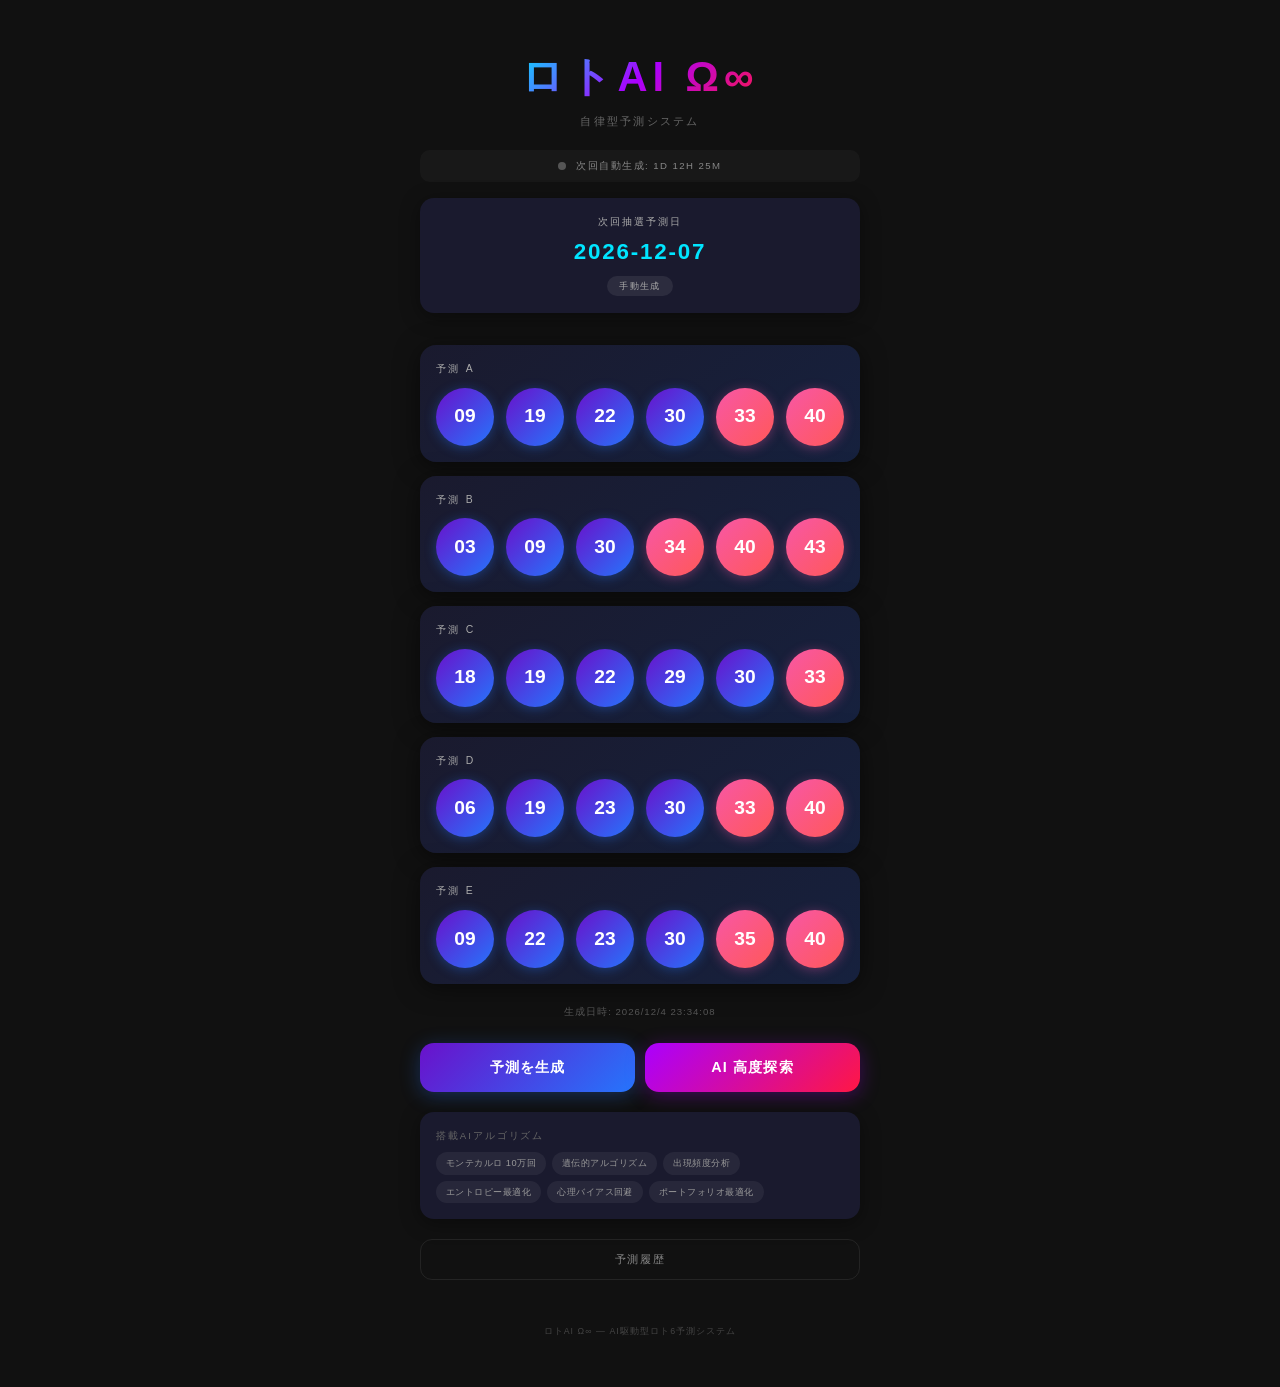
<file: loto-ai/index.html>
<!DOCTYPE html>
<html lang="ja">
<head>
<meta charset="UTF-8">
<meta name="viewport" content="width=device-width, initial-scale=1.0">
<title>ロトAI Ω∞ AUTONOMOUS</title>
<style>
*, *::before, *::after { margin: 0; padding: 0; box-sizing: border-box; }
body { background: #111; color: #fff; font-family: -apple-system, BlinkMacSystemFont, 'Segoe UI', 'Hiragino Sans', sans-serif; min-height: 100vh; display: flex; flex-direction: column; align-items: center; padding: 16px 16px 32px; line-height: 1.6; -webkit-font-smoothing: antialiased; }
h1 { font-size: 2.2rem; letter-spacing: 0.12em; text-align: center; margin: 20px 0 2px; background: linear-gradient(135deg, #00e5ff, #aa00ff, #ff1744); -webkit-background-clip: text; -webkit-text-fill-color: transparent; background-clip: text; }
.subtitle { font-size: 0.7rem; color: #666; text-align: center; margin-bottom: 20px; letter-spacing: 0.2em; text-transform: uppercase; }
.scheduler-bar { width: 100%; max-width: 440px; display: flex; align-items: center; justify-content: center; gap: 6px; padding: 8px 16px; margin-bottom: 16px; background: rgba(255,255,255,0.03); border-radius: 10px; font-size: 0.6rem; letter-spacing: 0.15em; color: #888; text-transform: uppercase; }
.sched-dot { display: inline-block; width: 8px; height: 8px; border-radius: 50%; margin-right: 4px; }
.sched-dot.active { background: #00e676; box-shadow: 0 0 8px rgba(0,230,118,0.6); }
.sched-dot.pending { background: #ffab00; animation: pulse 1s infinite; }
.sched-dot.waiting { background: #555; }
@keyframes pulse { 0%,100%{opacity:1} 50%{opacity:0.3} }
.date-card { background: #1a1a2e; border-radius: 14px; padding: 16px 24px; text-align: center; margin-bottom: 12px; box-shadow: 0 4px 20px rgba(0,0,0,0.4); width: 100%; max-width: 440px; }
.date-label { font-size: 0.65rem; color: #aaa; letter-spacing: 0.2em; text-transform: uppercase; margin-bottom: 4px; }
.date-value { font-size: 1.4rem; font-weight: 700; letter-spacing: 0.08em; color: #00e5ff; }
.gen-mode { display: inline-block; font-size: 0.55rem; letter-spacing: 0.15em; padding: 3px 12px; border-radius: 20px; margin-top: 6px; text-transform: uppercase; }
.gen-mode.manual { background: rgba(255,255,255,0.08); color: #aaa; }
.gen-mode.auto { background: rgba(0,230,118,0.15); color: #00e676; }
.gen-mode.deep { background: rgba(170,0,255,0.15); color: #d500f9; }
.predictions { width: 100%; max-width: 440px; display: flex; flex-direction: column; gap: 14px; margin: 20px 0; }
.pred-card { background: linear-gradient(145deg, #1a1a2e, #16213e); border-radius: 16px; padding: 16px; box-shadow: 0 4px 24px rgba(0,0,0,0.5); opacity: 0; transform: translateY(20px); animation: fadeUp 0.5s forwards; }
.pred-card:nth-child(1){animation-delay:.05s} .pred-card:nth-child(2){animation-delay:.12s} .pred-card:nth-child(3){animation-delay:.19s} .pred-card:nth-child(4){animation-delay:.26s} .pred-card:nth-child(5){animation-delay:.33s}
@keyframes fadeUp { to { opacity: 1; transform: translateY(0); } }
.pred-label { font-size: 0.65rem; color: #aaa; letter-spacing: 0.22em; margin-bottom: 10px; text-transform: uppercase; }
.numbers { display: grid; grid-template-columns: repeat(6, 1fr); gap: 8px; }
.num-ball { aspect-ratio: 1; border-radius: 50%; display: flex; align-items: center; justify-content: center; font-size: 1.05rem; font-weight: 700; color: #fff; background: linear-gradient(135deg, #6a11cb, #2575fc); box-shadow: 0 2px 12px rgba(37,117,252,0.35); transition: transform 0.2s ease; }
.num-ball:hover { transform: scale(1.15); }
.num-ball.high { background: linear-gradient(135deg, #f857a6, #ff5858); box-shadow: 0 2px 12px rgba(248,87,166,0.35); }
.btn-row { width: 100%; max-width: 440px; display: flex; gap: 10px; margin-bottom: 20px; }
.btn-generate { flex: 1; padding: 15px 20px; border: none; border-radius: 14px; font-size: 0.9rem; font-weight: 700; letter-spacing: 0.08em; color: #fff; background: linear-gradient(135deg, #6a11cb, #2575fc); cursor: pointer; box-shadow: 0 4px 20px rgba(37,117,252,0.3); transition: transform 0.15s, box-shadow 0.15s; -webkit-tap-highlight-color: transparent; }
.btn-generate:active { transform: scale(0.97); box-shadow: 0 2px 10px rgba(37,117,252,0.2); }
.btn-deep { flex: 1; padding: 15px 20px; border: none; border-radius: 14px; font-size: 0.9rem; font-weight: 700; letter-spacing: 0.08em; color: #fff; background: linear-gradient(135deg, #aa00ff, #ff1744); cursor: pointer; box-shadow: 0 4px 20px rgba(170,0,255,0.3); transition: transform 0.15s, box-shadow 0.15s; -webkit-tap-highlight-color: transparent; }
.btn-deep:active { transform: scale(0.97); box-shadow: 0 2px 10px rgba(170,0,255,0.2); }
.gen-timestamp { width: 100%; max-width: 440px; text-align: center; font-size: 0.6rem; color: #555; letter-spacing: 0.1em; margin-bottom: 24px; }
.algo-info { width: 100%; max-width: 440px; background: #1a1a2e; border-radius: 14px; padding: 16px; margin-bottom: 20px; box-shadow: 0 4px 20px rgba(0,0,0,0.4); }
.algo-title { font-size: 0.6rem; color: #666; letter-spacing: 0.2em; text-transform: uppercase; margin-bottom: 8px; }
.algo-list { display: flex; flex-wrap: wrap; gap: 6px; }
.algo-tag { font-size: 0.58rem; padding: 4px 10px; border-radius: 20px; background: rgba(255,255,255,0.06); color: #999; letter-spacing: 0.05em; }
.history-section { width: 100%; max-width: 440px; margin-bottom: 24px; }
.history-toggle { width: 100%; padding: 12px; border: 1px solid rgba(255,255,255,0.08); border-radius: 12px; background: transparent; color: #888; font-size: 0.7rem; letter-spacing: 0.15em; text-transform: uppercase; cursor: pointer; -webkit-tap-highlight-color: transparent; transition: color 0.2s; }
.history-toggle:hover { color: #ccc; }
.history-panel { margin-top: 12px; display: none; }
.history-panel.open { display: block; }
.hist-empty { text-align: center; color: #555; font-size: 0.75rem; padding: 20px; }
.hist-entry { background: rgba(255,255,255,0.03); border-radius: 12px; padding: 12px; margin-bottom: 10px; }
.hist-meta { display: flex; justify-content: space-between; align-items: center; margin-bottom: 8px; }
.hist-date { font-size: 0.75rem; color: #00e5ff; font-weight: 600; }
.hist-mode { font-size: 0.55rem; padding: 2px 8px; border-radius: 10px; letter-spacing: 0.1em; }
.hist-mode.manual { background: rgba(255,255,255,0.08); color: #aaa; }
.hist-mode.auto { background: rgba(0,230,118,0.15); color: #00e676; }
.hist-mode.deep { background: rgba(170,0,255,0.15); color: #d500f9; }
.hist-set { display: flex; align-items: center; gap: 6px; margin-bottom: 4px; }
.hist-label { font-size: 0.6rem; color: #666; width: 14px; text-align: center; }
.hist-num { font-size: 0.7rem; color: #ccc; background: rgba(255,255,255,0.06); padding: 2px 6px; border-radius: 6px; font-weight: 600; font-variant-numeric: tabular-nums; }
footer { margin-top: auto; padding: 20px 0 8px; text-align: center; font-size: 0.55rem; color: #444; letter-spacing: 0.12em; }
.loading-overlay { display: none; position: fixed; inset: 0; background: rgba(17,17,17,0.85); z-index: 100; align-items: center; justify-content: center; flex-direction: column; gap: 16px; }
.loading-overlay.active { display: flex; }
.loading-spinner { width: 40px; height: 40px; border: 3px solid rgba(255,255,255,0.1); border-top-color: #aa00ff; border-radius: 50%; animation: spin 0.8s linear infinite; }
@keyframes spin { to { transform: rotate(360deg); } }
.loading-text { font-size: 0.75rem; color: #aaa; letter-spacing: 0.15em; text-transform: uppercase; }
@media (max-width: 380px) { h1{font-size:1.8rem} .num-ball{font-size:0.9rem} .numbers{gap:6px} .btn-row{flex-direction:column} }
@media (min-width: 600px) { body{padding:24px 24px 40px} h1{font-size:2.6rem} .num-ball{font-size:1.2rem} .numbers{gap:12px} }
</style>
</head>
<body>

<h1>ロトAI Ω∞</h1>
<p class="subtitle">自律型予測システム</p>

<div class="scheduler-bar" id="schedulerStatus">
  <span class="sched-dot waiting"></span> 初期化中...
</div>

<div class="date-card">
  <div class="date-label">次回抽選予測日</div>
  <div class="date-value" id="targetDate">----------</div>
  <div class="gen-mode manual" id="genMode">準備完了</div>
</div>

<div class="predictions" id="predictions"></div>

<div class="gen-timestamp" id="genTimestamp"></div>

<div class="btn-row">
  <button class="btn-generate" id="btnGenerate">予測を生成</button>
  <button class="btn-deep" id="btnDeep">AI 高度探索</button>
</div>

<div class="algo-info">
  <div class="algo-title">搭載AIアルゴリズム</div>
  <div class="algo-list">
    <span class="algo-tag">モンテカルロ 10万回</span>
    <span class="algo-tag">遺伝的アルゴリズム</span>
    <span class="algo-tag">出現頻度分析</span>
    <span class="algo-tag">エントロピー最適化</span>
    <span class="algo-tag">心理バイアス回避</span>
    <span class="algo-tag">ポートフォリオ最適化</span>
  </div>
</div>

<div class="history-section">
  <button class="history-toggle" id="historyToggle">予測履歴</button>
  <div class="history-panel" id="historyPanel"></div>
</div>

<footer>ロトAI Ω∞ &mdash; AI駆動型ロト6予測システム</footer>

<div class="loading-overlay" id="loadingOverlay">
  <div class="loading-spinner"></div>
  <div class="loading-text">AI探索中...</div>
</div>

<script>
/* ================================================================
   AI ENGINE — Core prediction algorithms for Loto6 (1-43, pick 6)
   ================================================================ */
var AIEngine=(function(){"use strict";
var TOTAL=43,PICK=6,IDEAL_SUM=132;
function randomInt(a,b){return Math.floor(Math.random()*(b-a+1))+a}
function randomSet(){var s=[];while(s.length<PICK){var n=randomInt(1,TOTAL);if(s.indexOf(n)===-1)s.push(n)}s.sort(function(a,b){return a-b});return s}
function setSum(n){var s=0;for(var i=0;i<n.length;i++)s+=n[i];return s}
function entropy(n){var sum=setSum(n);if(sum===0)return 0;var e=0;for(var i=0;i<n.length;i++){var p=n[i]/sum;if(p>0)e-=p*Math.log2(p)}return e}
function oddEvenBalance(n){var c=0;for(var i=0;i<n.length;i++)if(n[i]%2===1)c++;return 1-Math.abs(c-3)/3}
function sumBalance(n){return 1-Math.abs(setSum(n)-IDEAL_SUM)/IDEAL_SUM}
function spreadScore(n){var g=[];for(var i=1;i<n.length;i++)g.push(n[i]-n[i-1]);var avg=(n[n.length-1]-n[0])/(n.length-1);var d=0;for(var i=0;i<g.length;i++)d+=Math.abs(g[i]-avg);return 1/(1+d/n.length)}
function overlap(a,b){var c=0;for(var i=0;i<a.length;i++)if(b.indexOf(a[i])!==-1)c++;return c}
function fitness(s,freq){var fs=0;if(freq){for(var i=0;i<s.length;i++)fs+=(freq[s[i]]||0)}return fs*0.25+entropy(s)*2.0+oddEvenBalance(s)*1.5+sumBalance(s)*1.2+spreadScore(s)*1.0}
function buildFrequency(history){var freq=new Array(TOTAL+1).fill(0);if(history&&history.length>0){for(var r=0;r<history.length;r++){var nums=history[r];for(var k=0;k<nums.length;k++)freq[nums[k]]++}}else{var seed=Date.now()%999999;for(var r2=0;r2<500;r2++){var drawn=[];while(drawn.length<PICK){seed=(seed*1103515245+12345)&0x7fffffff;var n=(seed%TOTAL)+1;if(drawn.indexOf(n)===-1)drawn.push(n)}for(var k2=0;k2<drawn.length;k2++)freq[drawn[k2]]++}}return freq}
function monteCarlo(freq,iter){iter=iter||100000;var best=null,bs=-Infinity;for(var i=0;i<iter;i++){var s=randomSet();var sc=fitness(s,freq);if(sc>bs){bs=sc;best=s}}return{set:best,score:bs}}
function geneticAlgorithm(freq,opt){var PS=(opt&&opt.popSize)||100,GN=(opt&&opt.generations)||80,MR=(opt&&opt.mutRate)||0.15,EL=Math.max(4,Math.floor(PS*0.1)),TN=5;var pop=[];for(var i=0;i<PS;i++)pop.push(randomSet());function ts(){var b=null,bf=-Infinity;for(var t=0;t<TN;t++){var idx=randomInt(0,pop.length-1);var f=fitness(pop[idx],freq);if(f>bf){bf=f;b=pop[idx]}}return b}function cx(p1,p2){var pool=[];for(var k=0;k<p1.length;k++)if(pool.indexOf(p1[k])===-1)pool.push(p1[k]);for(var k2=0;k2<p2.length;k2++)if(pool.indexOf(p2[k2])===-1)pool.push(p2[k2]);for(var k3=pool.length-1;k3>0;k3--){var j=randomInt(0,k3);var t=pool[k3];pool[k3]=pool[j];pool[j]=t}var c=pool.slice(0,PICK);c.sort(function(a,b){return a-b});return c}function mt(s){if(Math.random()>=MR)return s;var c=s.slice();var idx=randomInt(0,PICK-1);var nn;do{nn=randomInt(1,TOTAL)}while(c.indexOf(nn)!==-1);c[idx]=nn;c.sort(function(a,b){return a-b});return c}for(var g=0;g<GN;g++){pop.sort(function(a,b){return fitness(b,freq)-fitness(a,freq)});var next=pop.slice(0,EL);while(next.length<PS){var p1=ts(),p2=ts();next.push(mt(cx(p1,p2)))}pop=next}pop.sort(function(a,b){return fitness(b,freq)-fitness(a,freq)});return{set:pop[0],score:fitness(pop[0],freq)}}
function entropyOptimized(freq,iter){iter=iter||50000;var best=null,be=-Infinity;for(var i=0;i<iter;i++){var s=randomSet();var sc=entropy(s)*3+spreadScore(s)*2+oddEvenBalance(s)*1.5+sumBalance(s);if(sc>be){be=sc;best=s}}return{set:best,score:be}}
function humanBiasSet(freq){var bs=null,bsc=-Infinity;for(var a=0;a<10000;a++){var s=[];while(s.length<2){var h=randomInt(32,TOTAL);if(s.indexOf(h)===-1)s.push(h)}while(s.length<PICK){var n=randomInt(1,TOTAL);if(s.indexOf(n)===-1){var lc=0;for(var k=0;k<s.length;k++)if(s[k]<=31)lc++;if(n<=31&&lc>=4)continue;s.push(n)}}s.sort(function(a,b){return a-b});var sc=fitness(s,freq);if(sc>bsc){bsc=sc;bs=s}}return{set:bs,score:bsc}}
function generatePortfolio(freq,deep){var cands=[];cands.push(monteCarlo(freq,deep?100000:50000));cands.push(geneticAlgorithm(freq,deep?{popSize:150,generations:120}:undefined));cands.push(entropyOptimized(freq,deep?50000:20000));cands.push(humanBiasSet(freq));for(var x=0;x<20;x++){if(x%3===0)cands.push(monteCarlo(freq,deep?30000:10000));else if(x%3===1)cands.push(geneticAlgorithm(freq));else cands.push(entropyOptimized(freq,10000))}var port=[],used=[];cands.sort(function(a,b){return b.score-a.score});port.push(cands[0].set);used.push(0);while(port.length<5){var bi=-1,bp=-Infinity;for(var i=0;i<cands.length;i++){if(used.indexOf(i)!==-1)continue;var op=0;for(var p=0;p<port.length;p++)op+=overlap(cands[i].set,port[p])*4;var ps=cands[i].score-op;if(ps>bp){bp=ps;bi=i}}if(bi>=0){port.push(cands[bi].set);used.push(bi)}else{port.push(randomSet())}}return port}
function deepSearch(freq){return generatePortfolio(freq,true)}
return{TOTAL:TOTAL,PICK:PICK,buildFrequency:buildFrequency,monteCarlo:monteCarlo,geneticAlgorithm:geneticAlgorithm,entropyOptimized:entropyOptimized,humanBiasSet:humanBiasSet,generatePortfolio:generatePortfolio,deepSearch:deepSearch,fitness:fitness,randomSet:randomSet}})();

/* ================================================================
   SCHEDULER — Auto-triggers predictions day before draw at 12:00
   ================================================================ */
var Scheduler=(function(){"use strict";
var AUTO_HOUR=12,AUTO_MINUTE=0,DRAW_DAYS=[1,4],TRIGGER_DAYS=[0,3],CHECK_INTERVAL=60000,LAST_AUTO_KEY="lotoai_last_auto";
var _timerId=null,_onAuto=null,_statusEl=null;
function getNextDrawDate(){var now=new Date();var today=new Date(now.getFullYear(),now.getMonth(),now.getDate());for(var d=1;d<=7;d++){var c=new Date(today.getTime()+d*86400000);if(DRAW_DAYS.indexOf(c.getDay())!==-1)return c}return today}
function formatDate(d){return d.getFullYear()+"-"+String(d.getMonth()+1).padStart(2,"0")+"-"+String(d.getDate()).padStart(2,"0")}
function getTodayKey(){return formatDate(new Date())}
function shouldAutoGenerate(){var now=new Date();if(TRIGGER_DAYS.indexOf(now.getDay())===-1)return false;if(now.getHours()<AUTO_HOUR)return false;if(now.getHours()===AUTO_HOUR&&now.getMinutes()<AUTO_MINUTE)return false;try{if(localStorage.getItem(LAST_AUTO_KEY)===getTodayKey())return false}catch(e){}return true}
function markAutoGenerated(){try{localStorage.setItem(LAST_AUTO_KEY,getTodayKey())}catch(e){}}
function getNextAutoTime(){var now=new Date();var today=new Date(now.getFullYear(),now.getMonth(),now.getDate());for(var d=0;d<=7;d++){var c=new Date(today.getTime()+d*86400000);if(TRIGGER_DAYS.indexOf(c.getDay())!==-1){var tt=new Date(c);tt.setHours(AUTO_HOUR,AUTO_MINUTE,0,0);if(tt>now)return tt}}return null}
function getCountdown(){var next=getNextAutoTime();if(!next)return null;var diff=next.getTime()-Date.now();if(diff<=0)return null;var h=Math.floor(diff/3600000),m=Math.floor((diff%3600000)/60000);if(h>=24){var d=Math.floor(h/24);h=h%24;return d+"d "+h+"h "+m+"m"}return h+"h "+m+"m"}
function updateStatus(){if(!_statusEl)_statusEl=document.getElementById("schedulerStatus");if(!_statusEl)return;var now=new Date();var isTD=TRIGGER_DAYS.indexOf(now.getDay())!==-1;var already=false;try{already=localStorage.getItem(LAST_AUTO_KEY)===getTodayKey()}catch(e){}var html="";if(isTD&&already){html='<span class="sched-dot active"></span> 自動予測 完了'}else if(isTD&&now.getHours()>=AUTO_HOUR){html='<span class="sched-dot pending"></span> 自動生成 待機中...'}else{var cd=getCountdown();html=cd?'<span class="sched-dot waiting"></span> 次回自動生成: '+cd:'<span class="sched-dot waiting"></span> スケジューラー稼働中'}_statusEl.innerHTML=html}
function checkAndTrigger(){updateStatus();if(shouldAutoGenerate()){markAutoGenerated();if(typeof _onAuto==="function")_onAuto()}}
function start(cb){_onAuto=cb;checkAndTrigger();_timerId=setInterval(checkAndTrigger,CHECK_INTERVAL)}
function stop(){if(_timerId){clearInterval(_timerId);_timerId=null}}
return{getNextDrawDate:getNextDrawDate,formatDate:formatDate,shouldAutoGenerate:shouldAutoGenerate,getCountdown:getCountdown,start:start,stop:stop,updateStatus:updateStatus}})();

/* ================================================================
   AI ORCHESTRATOR — Coordinates Engine + Scheduler + History + UI
   ================================================================ */
var LotoAI=(function(){"use strict";
var LABELS=["A","B","C","D","E"],STORAGE_KEY="lotoai_history";
function loadHistory(){try{var r=localStorage.getItem(STORAGE_KEY);if(r)return JSON.parse(r)}catch(e){}return{predictions:[],metadata:{version:"1.0.0",system:"ロトAI Ω∞ AUTONOMOUS"}}}
function saveHistory(h){try{localStorage.setItem(STORAGE_KEY,JSON.stringify(h))}catch(e){}}
function addPrediction(td,sets,mode){var h=loadHistory();h.predictions.unshift({id:Date.now(),targetDate:td,generatedAt:new Date().toISOString(),mode:mode||"manual",sets:sets});if(h.predictions.length>200)h.predictions=h.predictions.slice(0,200);saveHistory(h);return h}
function generate(mode){var freq=AIEngine.buildFrequency(null);var port=mode==="deep"?AIEngine.deepSearch(freq):AIEngine.generatePortfolio(freq,false);var td=Scheduler.formatDate(Scheduler.getNextDrawDate());addPrediction(td,port,mode||"manual");return{targetDate:td,sets:port,mode:mode||"manual",timestamp:new Date().toISOString()}}
function renderPredictions(r){var de=document.getElementById("targetDate");if(de)de.textContent=r.targetDate;var me=document.getElementById("genMode");if(me){if(r.mode==="deep"){me.textContent="AI高度探索";me.className="gen-mode deep"}else if(r.mode==="auto"){me.textContent="自動生成";me.className="gen-mode auto"}else{me.textContent="手動生成";me.className="gen-mode manual"}}var c=document.getElementById("predictions");if(!c)return;c.innerHTML="";for(var i=0;i<r.sets.length;i++){var card=document.createElement("div");card.className="pred-card";card.style.animation="none";void card.offsetHeight;card.style.animation="";var lb=document.createElement("div");lb.className="pred-label";lb.textContent="予測 "+LABELS[i];card.appendChild(lb);var gr=document.createElement("div");gr.className="numbers";for(var j=0;j<r.sets[i].length;j++){var b=document.createElement("div");b.className="num-ball";if(r.sets[i][j]>=32)b.classList.add("high");b.textContent=String(r.sets[i][j]).padStart(2,"0");gr.appendChild(b)}card.appendChild(gr);c.appendChild(card)}var ts=document.getElementById("genTimestamp");if(ts)ts.textContent="生成日時: "+new Date().toLocaleString("ja-JP")}
function renderHistory(){var hp=document.getElementById("historyPanel");if(!hp)return;var h=loadHistory();if(h.predictions.length===0){hp.innerHTML='<div class="hist-empty">予測履歴はまだありません</div>';return}var html="",lim=Math.min(h.predictions.length,10);for(var i=0;i<lim;i++){var p=h.predictions[i];html+='<div class="hist-entry"><div class="hist-meta"><span class="hist-date">'+p.targetDate+'</span><span class="hist-mode '+(p.mode||"manual")+'">'+(p.mode||"manual").toUpperCase()+'</span></div>';for(var s=0;s<p.sets.length;s++){html+='<div class="hist-set"><span class="hist-label">'+LABELS[s]+'</span>';for(var n=0;n<p.sets[s].length;n++)html+='<span class="hist-num">'+String(p.sets[s][n]).padStart(2,"0")+'</span>';html+='</div>'}html+='</div>'}hp.innerHTML=html}
return{generate:generate,renderPredictions:renderPredictions,renderHistory:renderHistory,loadHistory:loadHistory,LABELS:LABELS}})();

/* ================================================================
   INIT
   ================================================================ */
(function(){"use strict";
document.getElementById("targetDate").textContent=Scheduler.formatDate(Scheduler.getNextDrawDate());
document.getElementById("btnGenerate").addEventListener("click",function(){LotoAI.renderPredictions(LotoAI.generate("manual"))});
document.getElementById("btnDeep").addEventListener("click",function(){var ov=document.getElementById("loadingOverlay");ov.classList.add("active");setTimeout(function(){LotoAI.renderPredictions(LotoAI.generate("deep"));ov.classList.remove("active")},100)});
document.getElementById("historyToggle").addEventListener("click",function(){var p=document.getElementById("historyPanel");p.classList.toggle("open");if(p.classList.contains("open"))LotoAI.renderHistory()});
Scheduler.start(function(){LotoAI.renderPredictions(LotoAI.generate("auto"))});
LotoAI.renderPredictions(LotoAI.generate("manual"));
})();
</script>
</body>
</html>
</file>
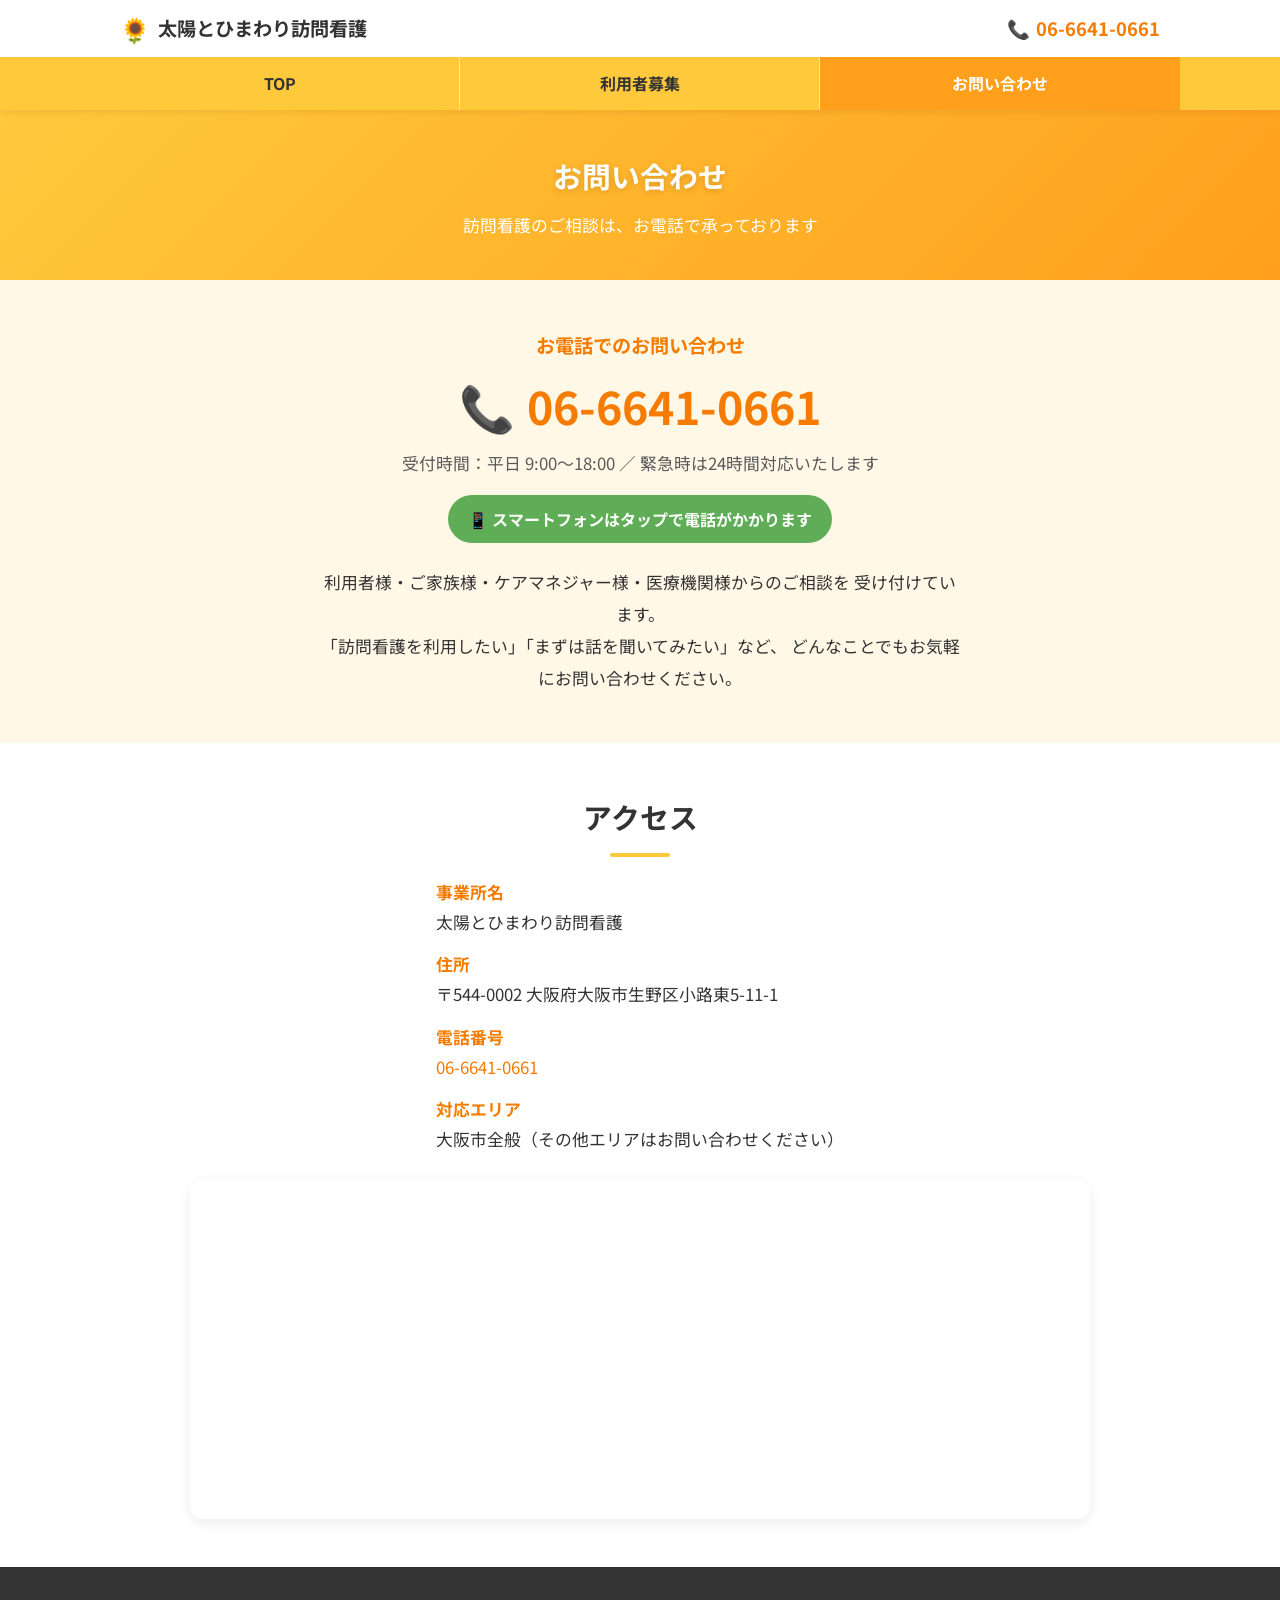
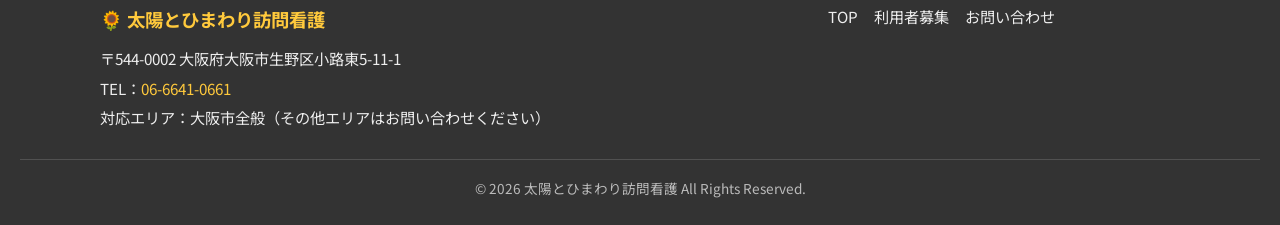
<file: contact.html>
<!DOCTYPE html>
<html lang="ja">
<head>
  <meta charset="UTF-8">
  <meta name="viewport" content="width=device-width, initial-scale=1.0">
  <title>お問い合わせ | 太陽とひまわり訪問看護（大阪市 訪問看護・生野区）</title>
  <meta name="description" content="大阪市生野区の訪問看護「太陽とひまわり訪問看護」へのお問い合わせページ。利用者様・ご家族様・ケアマネジャー様・医療機関様からのご相談を電話で受け付けています。TEL 06-6641-0661。">
  <meta name="keywords" content="訪問看護 生野区,大阪市 訪問看護,お問い合わせ,電話相談">

  <!-- OGP -->
  <meta property="og:type" content="website">
  <meta property="og:title" content="お問い合わせ | 太陽とひまわり訪問看護（大阪市 訪問看護・生野区）">
  <meta property="og:description" content="訪問看護のご相談はお電話で。利用者様・ご家族様・ケアマネジャー様・医療機関様からのお問い合わせを受け付けています。">
  <meta property="og:site_name" content="太陽とひまわり訪問看護">
  <meta property="og:locale" content="ja_JP">
  <!-- ※ここにOGP用画像を設定してください（推奨サイズ:1200x630px） -->
  <meta property="og:image" content="https://placehold.co/1200x630/FF9F1C/ffffff?text=%E3%81%8A%E5%95%8F%E3%81%84%E5%90%88%E3%82%8F%E3%81%9B">
  <meta name="twitter:card" content="summary_large_image">

  <link rel="preconnect" href="https://fonts.googleapis.com">
  <link rel="preconnect" href="https://fonts.gstatic.com" crossorigin>
  <link href="https://fonts.googleapis.com/css2?family=Noto+Sans+JP:wght@400;500;700&display=swap" rel="stylesheet">

  <link rel="stylesheet" href="css/style.css">
</head>
<body>

  <!-- ========== 共通ヘッダー ========== -->
  <header class="site-header">
    <div class="header-inner">
      <a href="index.html" class="site-logo">
        <span class="sun-icon">🌻</span>
        <span>太陽とひまわり訪問看護</span>
      </a>
      <a href="tel:0666410661" class="header-tel">
        <span>📞</span><span>06-6641-0661</span>
      </a>
    </div>
    <nav class="main-nav" aria-label="メインメニュー">
      <ul class="nav-list">
        <li><a href="index.html">TOP</a></li>
        <li><a href="recruit.html">利用者募集</a></li>
        <li><a href="contact.html">お問い合わせ</a></li>
      </ul>
    </nav>
  </header>

  <!-- ========== ページヒーロー ========== -->
  <section class="page-hero">
    <h1>お問い合わせ</h1>
    <p>訪問看護のご相談は、お電話で承っております</p>
  </section>

  <!-- ========== 電話でのお問い合わせ ========== -->
  <section class="tel-hero">
    <p class="tel-label">お電話でのお問い合わせ</p>
    <a href="tel:0666410661" class="big-tel"><span>📞</span>06-6641-0661</a>
    <p class="tel-hours">受付時間：平日 9:00〜18:00 ／ 緊急時は24時間対応いたします</p>
    <span class="tap-note">📱 スマートフォンはタップで電話がかかります</span>
    <p class="target-note">
      利用者様・ご家族様・ケアマネジャー様・医療機関様からのご相談を
      受け付けています。<br>
      「訪問看護を利用したい」「まずは話を聞いてみたい」など、
      どんなことでもお気軽にお問い合わせください。
    </p>
  </section>

  <!-- ========== アクセス情報 ========== -->
  <section class="section" id="access">
    <div class="container">
      <h2 class="section-title">アクセス</h2>
      <div class="access-info">
        <dl>
          <dt>事業所名</dt>
          <dd>太陽とひまわり訪問看護</dd>
          <dt>住所</dt>
          <dd>〒544-0002 大阪府大阪市生野区小路東5-11-1</dd>
          <dt>電話番号</dt>
          <dd><a href="tel:0666410661">06-6641-0661</a></dd>
          <dt>対応エリア</dt>
          <dd>大阪市全般（その他エリアはお問い合わせください）</dd>
        </dl>
      </div>
      <div class="map-wrap">
        <iframe
          title="太陽とひまわり訪問看護 地図"
          src="https://maps.google.com/maps?q=%E5%A4%A7%E9%98%AA%E5%BA%9C%E5%A4%A7%E9%98%AA%E5%B8%82%E7%94%9F%E9%87%8E%E5%8C%BA%E5%B0%8F%E8%B7%AF%E6%9D%B15-11-1&hl=ja&z=16&output=embed"
          loading="lazy"
          referrerpolicy="no-referrer-when-downgrade"
          allowfullscreen></iframe>
      </div>
    </div>
  </section>

  <!-- ========== 共通フッター ========== -->
  <footer class="site-footer">
    <div class="footer-inner">
      <div class="footer-info">
        <h3>🌻 太陽とひまわり訪問看護</h3>
        <p>〒544-0002 大阪府大阪市生野区小路東5-11-1</p>
        <p>TEL：<a href="tel:0666410661">06-6641-0661</a></p>
        <p>対応エリア：大阪市全般（その他エリアはお問い合わせください）</p>
      </div>
      <nav class="footer-nav" aria-label="フッターメニュー">
        <ul>
          <li><a href="index.html">TOP</a></li>
          <li><a href="recruit.html">利用者募集</a></li>
          <li><a href="contact.html">お問い合わせ</a></li>
        </ul>
      </nav>
    </div>
    <p class="footer-copy">&copy; <span data-year>2026</span> 太陽とひまわり訪問看護 All Rights Reserved.</p>
  </footer>

  <!-- ========== モバイル固定「電話をかける」ボタン ========== -->
  <a href="tel:0666410661" class="fixed-call">
    <span>📞</span> 電話をかける
  </a>

  <script src="js/script.js"></script>
</body>
</html>
</file>
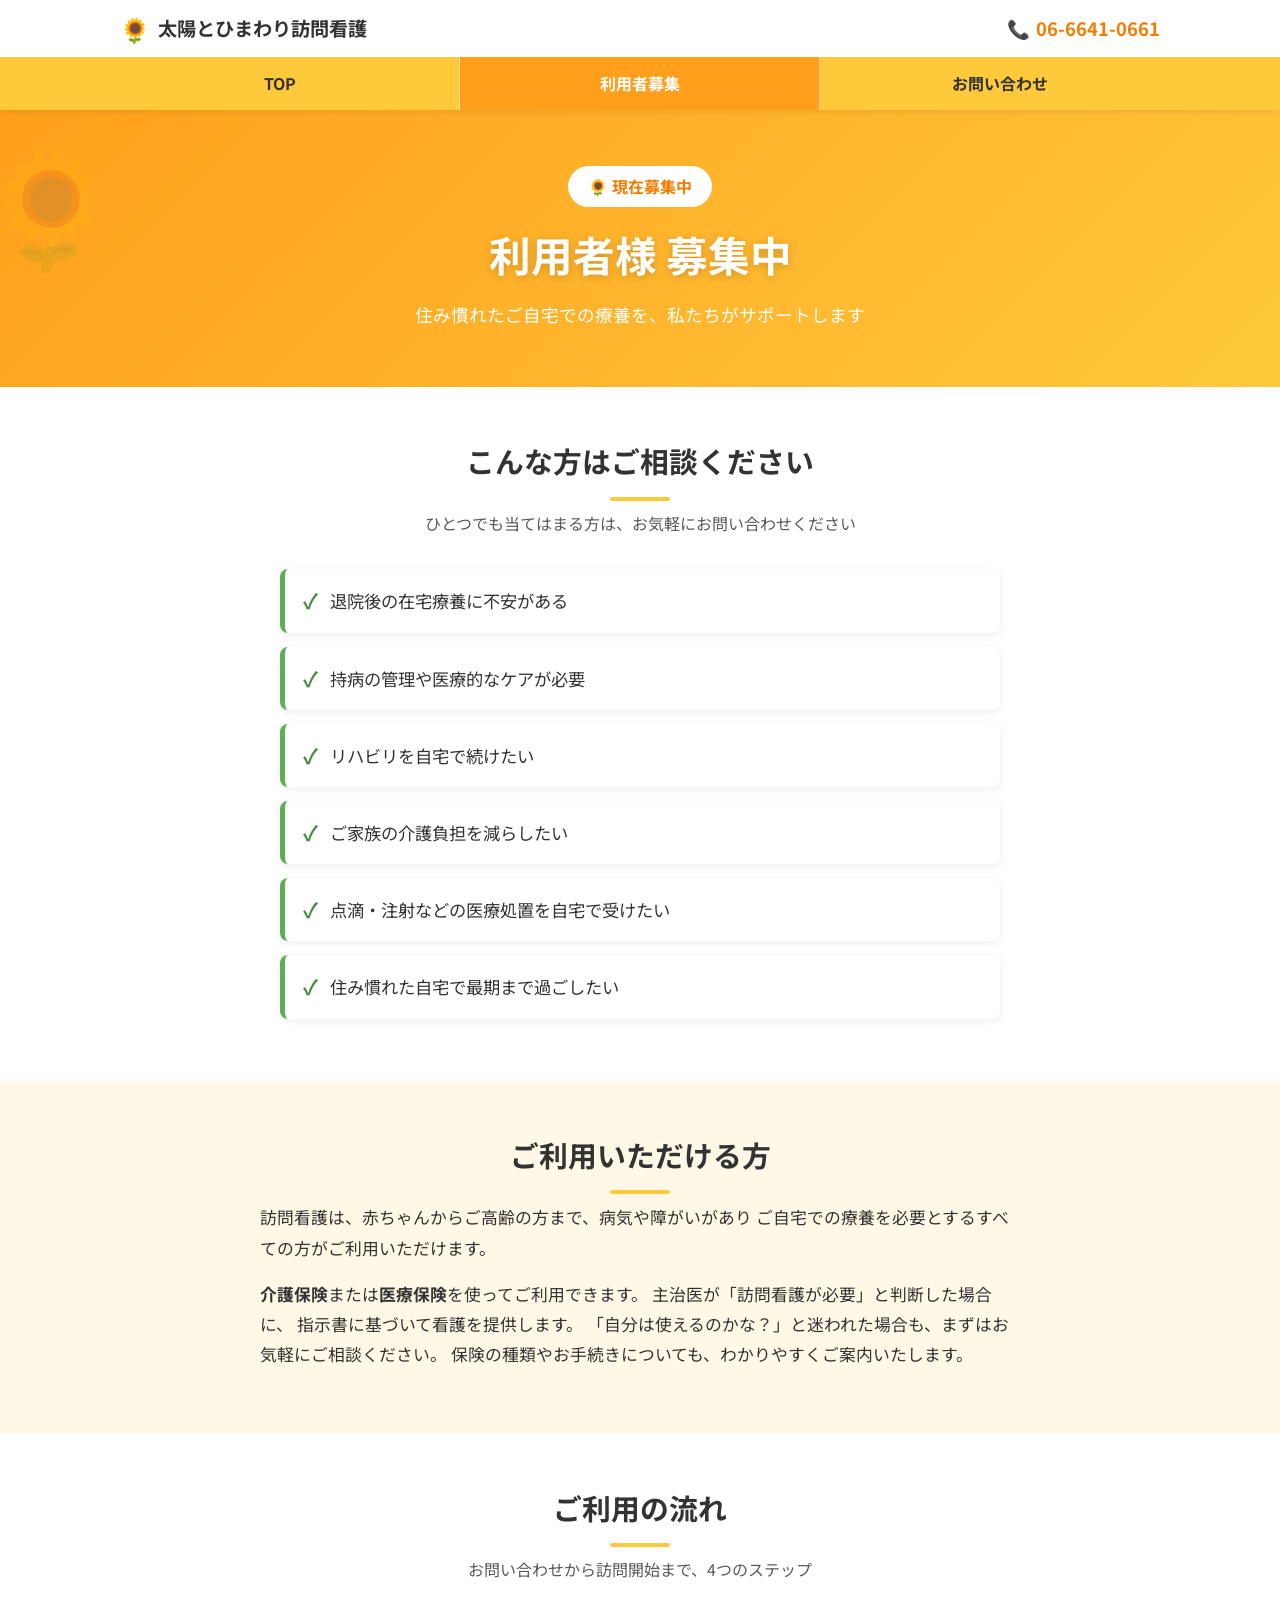
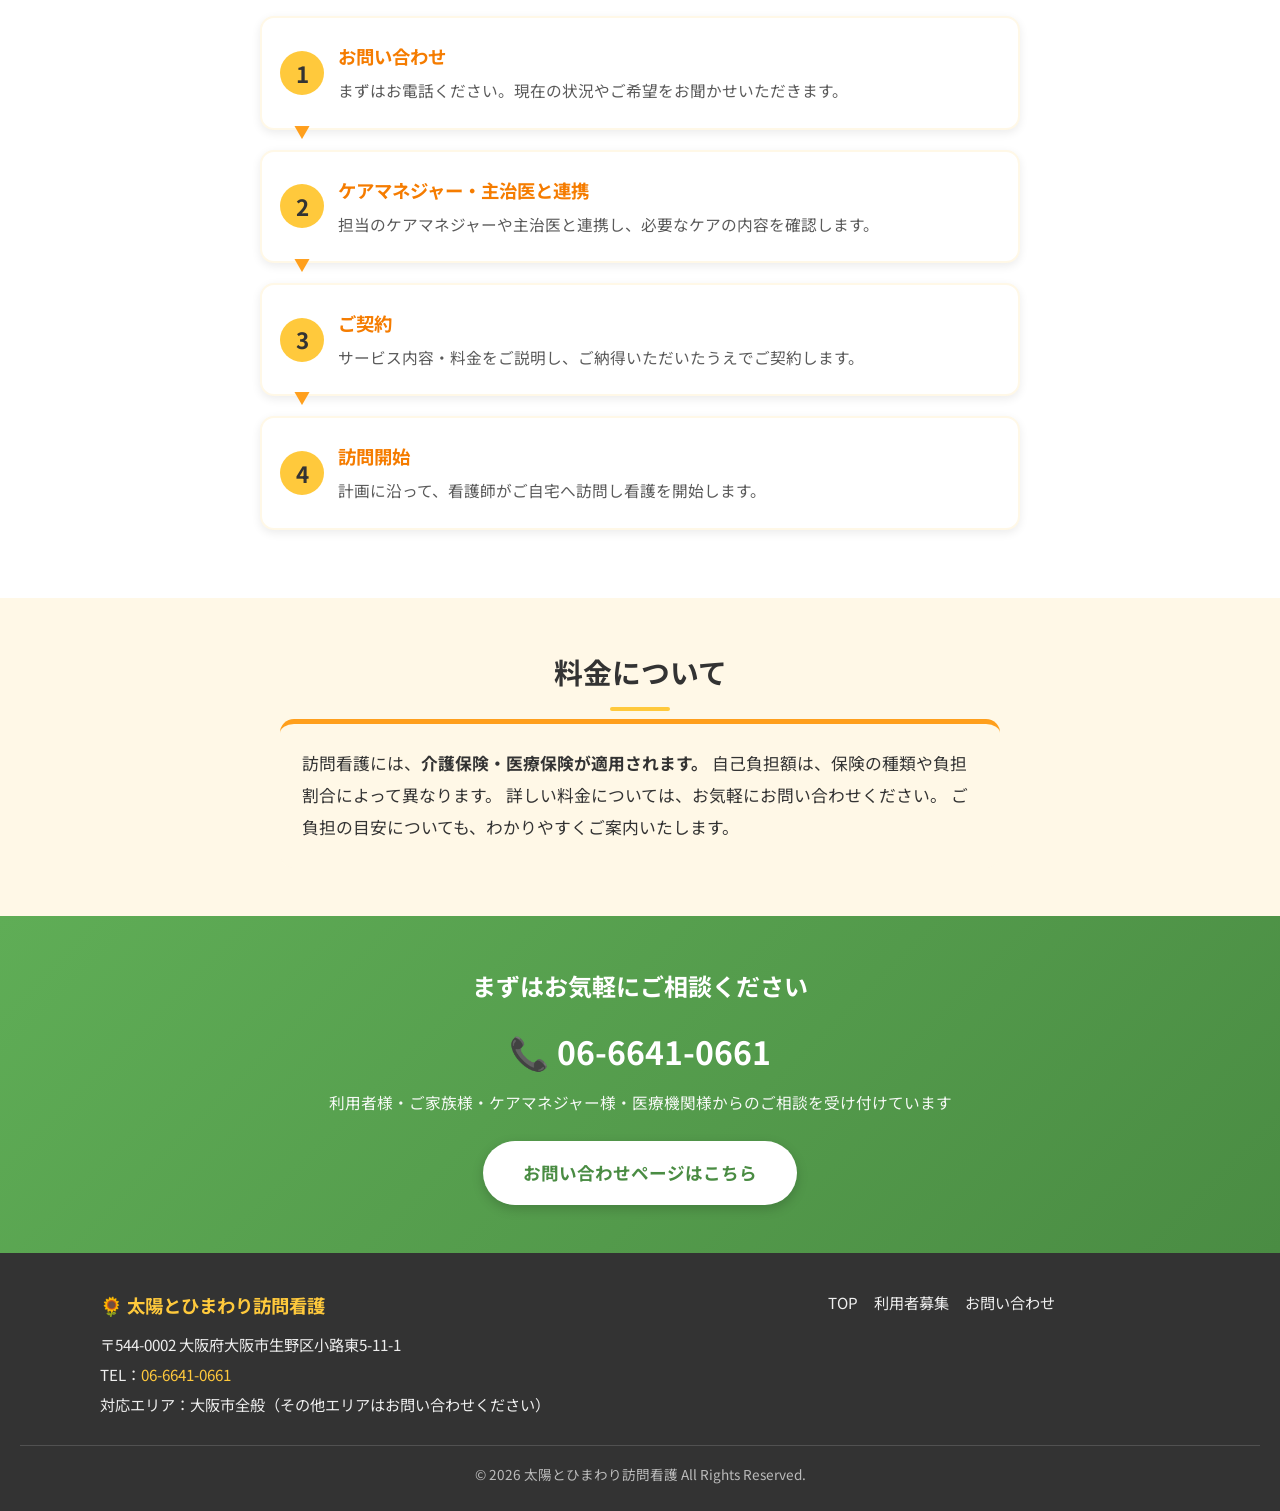
<file: recruit.html>
<!DOCTYPE html>
<html lang="ja">
<head>
  <meta charset="UTF-8">
  <meta name="viewport" content="width=device-width, initial-scale=1.0">
  <title>利用者募集 | 太陽とひまわり訪問看護（訪問看護 生野区・大阪市）</title>
  <meta name="description" content="大阪市生野区の訪問看護「太陽とひまわり訪問看護」は利用者様を募集中。退院後の在宅療養や持病の管理、在宅リハビリにお悩みの方へ。介護保険・医療保険が利用できます。まずはお電話でご相談ください。">
  <meta name="keywords" content="訪問看護 生野区,大阪市 訪問看護,利用者募集,在宅療養,介護保険,医療保険">

  <!-- OGP -->
  <meta property="og:type" content="website">
  <meta property="og:title" content="利用者募集 | 太陽とひまわり訪問看護（訪問看護 生野区・大阪市）">
  <meta property="og:description" content="利用者様募集中。退院後の在宅療養、持病の管理、在宅リハビリのご相談を承ります。介護保険・医療保険が適用されます。">
  <meta property="og:site_name" content="太陽とひまわり訪問看護">
  <meta property="og:locale" content="ja_JP">
  <!-- ※ここにOGP用画像を設定してください（推奨サイズ:1200x630px） -->
  <meta property="og:image" content="https://placehold.co/1200x630/FFC93C/333333?text=%E5%88%A9%E7%94%A8%E8%80%85%E6%A7%98+%E5%8B%9F%E9%9B%86%E4%B8%AD">
  <meta name="twitter:card" content="summary_large_image">

  <link rel="preconnect" href="https://fonts.googleapis.com">
  <link rel="preconnect" href="https://fonts.gstatic.com" crossorigin>
  <link href="https://fonts.googleapis.com/css2?family=Noto+Sans+JP:wght@400;500;700&display=swap" rel="stylesheet">

  <link rel="stylesheet" href="css/style.css">
</head>
<body>

  <!-- ========== 共通ヘッダー ========== -->
  <header class="site-header">
    <div class="header-inner">
      <a href="index.html" class="site-logo">
        <span class="sun-icon">🌻</span>
        <span>太陽とひまわり訪問看護</span>
      </a>
      <a href="tel:0666410661" class="header-tel">
        <span>📞</span><span>06-6641-0661</span>
      </a>
    </div>
    <nav class="main-nav" aria-label="メインメニュー">
      <ul class="nav-list">
        <li><a href="index.html">TOP</a></li>
        <li><a href="recruit.html">利用者募集</a></li>
        <li><a href="contact.html">お問い合わせ</a></li>
      </ul>
    </nav>
  </header>

  <!-- ========== 募集ヒーロー ========== -->
  <section class="recruit-hero">
    <span class="badge">🌻 現在募集中</span>
    <h1>利用者様 募集中</h1>
    <p>住み慣れたご自宅での療養を、私たちがサポートします</p>
  </section>

  <!-- ※ここに看護師の訪問シーンや笑顔の高齢者の写真を設定してください（推奨サイズ:1280x500px） -->

  <!-- ========== こんな方はご相談ください ========== -->
  <section class="section" id="target">
    <div class="container">
      <h2 class="section-title">こんな方はご相談ください</h2>
      <p class="section-lead">ひとつでも当てはまる方は、お気軽にお問い合わせください</p>
      <ul class="check-list">
        <li>退院後の在宅療養に不安がある</li>
        <li>持病の管理や医療的なケアが必要</li>
        <li>リハビリを自宅で続けたい</li>
        <li>ご家族の介護負担を減らしたい</li>
        <li>点滴・注射などの医療処置を自宅で受けたい</li>
        <li>住み慣れた自宅で最期まで過ごしたい</li>
      </ul>
    </div>
  </section>

  <!-- ========== ご利用いただける方 ========== -->
  <section class="section alt" id="eligibility">
    <div class="container">
      <h2 class="section-title">ご利用いただける方</h2>
      <div class="section-body">
        <p>
          訪問看護は、赤ちゃんからご高齢の方まで、病気や障がいがあり
          ご自宅での療養を必要とするすべての方がご利用いただけます。
        </p>
        <p>
          <strong>介護保険</strong>または<strong>医療保険</strong>を使ってご利用できます。
          主治医が「訪問看護が必要」と判断した場合に、
          指示書に基づいて看護を提供します。
          「自分は使えるのかな？」と迷われた場合も、まずはお気軽にご相談ください。
          保険の種類やお手続きについても、わかりやすくご案内いたします。
        </p>
      </div>
    </div>
  </section>

  <!-- ========== ご利用の流れ ========== -->
  <section class="section" id="flow">
    <div class="container">
      <h2 class="section-title">ご利用の流れ</h2>
      <p class="section-lead">お問い合わせから訪問開始まで、4つのステップ</p>
      <ol class="step-list">
        <li>
          <h3>お問い合わせ</h3>
          <p>まずはお電話ください。現在の状況やご希望をお聞かせいただきます。</p>
        </li>
        <li>
          <h3>ケアマネジャー・主治医と連携</h3>
          <p>担当のケアマネジャーや主治医と連携し、必要なケアの内容を確認します。</p>
        </li>
        <li>
          <h3>ご契約</h3>
          <p>サービス内容・料金をご説明し、ご納得いただいたうえでご契約します。</p>
        </li>
        <li>
          <h3>訪問開始</h3>
          <p>計画に沿って、看護師がご自宅へ訪問し看護を開始します。</p>
        </li>
      </ol>
    </div>
  </section>

  <!-- ========== 料金について ========== -->
  <section class="section alt" id="fee">
    <div class="container">
      <h2 class="section-title">料金について</h2>
      <div class="info-box">
        訪問看護には、<strong>介護保険・医療保険が適用されます。</strong>
        自己負担額は、保険の種類や負担割合によって異なります。
        詳しい料金については、お気軽にお問い合わせください。
        ご負担の目安についても、わかりやすくご案内いたします。
      </div>
    </div>
  </section>

  <!-- ========== お問い合わせ誘導 ========== -->
  <section class="cta-section">
    <h2>まずはお気軽にご相談ください</h2>
    <a href="tel:0666410661" class="cta-tel"><span>📞</span>06-6641-0661</a>
    <p class="cta-note">利用者様・ご家族様・ケアマネジャー様・医療機関様からのご相談を受け付けています</p>
    <a href="contact.html" class="btn btn-white">お問い合わせページはこちら</a>
  </section>

  <!-- ========== 共通フッター ========== -->
  <footer class="site-footer">
    <div class="footer-inner">
      <div class="footer-info">
        <h3>🌻 太陽とひまわり訪問看護</h3>
        <p>〒544-0002 大阪府大阪市生野区小路東5-11-1</p>
        <p>TEL：<a href="tel:0666410661">06-6641-0661</a></p>
        <p>対応エリア：大阪市全般（その他エリアはお問い合わせください）</p>
      </div>
      <nav class="footer-nav" aria-label="フッターメニュー">
        <ul>
          <li><a href="index.html">TOP</a></li>
          <li><a href="recruit.html">利用者募集</a></li>
          <li><a href="contact.html">お問い合わせ</a></li>
        </ul>
      </nav>
    </div>
    <p class="footer-copy">&copy; <span data-year>2026</span> 太陽とひまわり訪問看護 All Rights Reserved.</p>
  </footer>

  <!-- ========== モバイル固定「電話をかける」ボタン ========== -->
  <a href="tel:0666410661" class="fixed-call">
    <span>📞</span> 電話をかける
  </a>

  <script src="js/script.js"></script>
</body>
</html>
</file>
<file: css/style.css>
/* =====================================================
   太陽とひまわり訪問看護 — 共通スタイル
   テーマ:太陽とひまわり(温かい配色)
   モバイルファースト / レスポンシブ
   ===================================================== */

/* ---------- カラー変数 ---------- */
:root {
  --sunflower: #FFC93C;      /* メイン:ひまわりイエロー */
  --sunflower-dark: #F5B301; /* 濃いイエロー */
  --orange: #FF9F1C;         /* サブ:オレンジ */
  --orange-dark: #F57C00;
  --green: #5FAD56;          /* アクセント:グリーン */
  --green-dark: #4A8C43;
  --base: #ffffff;           /* ベース:白 */
  --cream: #FFF8E7;          /* やわらかいクリーム */
  --text: #333333;
  --text-light: #5a5a5a;
  --shadow: rgba(0, 0, 0, 0.08);
  --radius: 14px;
}

/* ---------- リセット・基本 ---------- */
* {
  margin: 0;
  padding: 0;
  box-sizing: border-box;
}

html {
  scroll-behavior: smooth;
}

body {
  font-family: 'Noto Sans JP', 'Hiragino Kaku Gothic ProN', 'Meiryo', sans-serif;
  font-size: 16px;          /* 高齢者にも読みやすい基本サイズ */
  line-height: 1.8;
  color: var(--text);
  background-color: var(--base);
  -webkit-font-smoothing: antialiased;
  padding-bottom: 72px;      /* モバイル固定電話ボタン分の余白 */
}

img {
  max-width: 100%;
  height: auto;
  display: block;
}

a {
  color: var(--orange-dark);
  text-decoration: none;
}

a:hover {
  text-decoration: underline;
}

/* ---------- 共通コンテナ ---------- */
.container {
  width: 100%;
  max-width: 1080px;
  margin: 0 auto;
  padding: 0 20px;
}

/* ---------- ヘッダー ---------- */
.site-header {
  background-color: var(--base);
  box-shadow: 0 2px 8px var(--shadow);
  position: sticky;
  top: 0;
  z-index: 100;
}

.header-inner {
  display: flex;
  flex-wrap: wrap;
  align-items: center;
  justify-content: space-between;
  gap: 8px;
  padding: 12px 20px;
  max-width: 1080px;
  margin: 0 auto;
}

.site-logo {
  display: flex;
  align-items: center;
  gap: 8px;
  font-size: 1.2rem;
  font-weight: 700;
  color: var(--text);
  line-height: 1.3;
}

.site-logo:hover {
  text-decoration: none;
}

.site-logo .sun-icon {
  font-size: 1.5rem;
}

.header-tel {
  display: flex;
  align-items: center;
  gap: 6px;
  font-size: 1.15rem;
  font-weight: 700;
  color: var(--orange-dark);
  white-space: nowrap;
}

.header-tel:hover {
  text-decoration: none;
}

/* ---------- ナビゲーション ---------- */
.main-nav {
  width: 100%;
  background-color: var(--sunflower);
}

.nav-list {
  display: flex;
  list-style: none;
  max-width: 1080px;
  margin: 0 auto;
}

.nav-list li {
  flex: 1;
}

.nav-list a {
  display: block;
  text-align: center;
  padding: 12px 8px;
  font-weight: 700;
  font-size: 1rem;
  color: var(--text);
  border-right: 1px solid rgba(255, 255, 255, 0.5);
}

.nav-list li:last-child a {
  border-right: none;
}

.nav-list a:hover,
.nav-list a.active {
  background-color: var(--orange);
  color: #fff;
  text-decoration: none;
}

/* ---------- メインビジュアル ---------- */
.hero {
  position: relative;
  background: linear-gradient(135deg, var(--sunflower) 0%, var(--orange) 100%);
  color: #fff;
  text-align: center;
  padding: 48px 20px 56px;
  overflow: hidden;
}

.hero::after {
  content: "🌻";
  position: absolute;
  right: -10px;
  bottom: -20px;
  font-size: 8rem;
  opacity: 0.25;
}

.hero-catch {
  font-size: 1.7rem;
  font-weight: 700;
  line-height: 1.6;
  text-shadow: 0 2px 6px rgba(0, 0, 0, 0.15);
  margin-bottom: 12px;
}

.hero-sub {
  font-size: 1.05rem;
  margin-bottom: 24px;
  text-shadow: 0 1px 4px rgba(0, 0, 0, 0.12);
}

.hero-image {
  border-radius: var(--radius);
  margin: 0 auto 24px;
  box-shadow: 0 6px 20px rgba(0, 0, 0, 0.2);
  max-width: 640px;
  width: 100%;
}

/* 募集中バナー */
.recruit-banner {
  display: inline-flex;
  align-items: center;
  gap: 10px;
  background-color: var(--green);
  color: #fff;
  font-size: 1.15rem;
  font-weight: 700;
  padding: 14px 28px;
  border-radius: 40px;
  box-shadow: 0 4px 12px rgba(0, 0, 0, 0.2);
  position: relative;
  z-index: 1;
}

.recruit-banner:hover {
  background-color: var(--green-dark);
  text-decoration: none;
  color: #fff;
}

.recruit-banner .pulse {
  width: 10px;
  height: 10px;
  border-radius: 50%;
  background: #fff;
  animation: pulse 1.4s infinite;
}

@keyframes pulse {
  0%   { box-shadow: 0 0 0 0 rgba(255, 255, 255, 0.7); }
  70%  { box-shadow: 0 0 0 10px rgba(255, 255, 255, 0); }
  100% { box-shadow: 0 0 0 0 rgba(255, 255, 255, 0); }
}

/* ---------- セクション共通 ---------- */
.section {
  padding: 48px 0;
}

.section.alt {
  background-color: var(--cream);
}

.section-title {
  text-align: center;
  font-size: 1.5rem;
  font-weight: 700;
  margin-bottom: 8px;
  color: var(--text);
}

.section-title::after {
  content: "";
  display: block;
  width: 60px;
  height: 4px;
  background-color: var(--sunflower);
  border-radius: 2px;
  margin: 10px auto 0;
}

.section-lead {
  text-align: center;
  font-size: 1rem;
  color: var(--text-light);
  margin-bottom: 32px;
}

.section-body {
  max-width: 760px;
  margin: 0 auto;
  font-size: 1.05rem;
}

.section-body p {
  margin-bottom: 16px;
}

/* ---------- サービスカード ---------- */
.card-grid {
  display: grid;
  grid-template-columns: 1fr;
  gap: 20px;
  margin-top: 8px;
}

.service-card {
  background-color: var(--base);
  border: 2px solid var(--cream);
  border-radius: var(--radius);
  padding: 24px 20px;
  text-align: center;
  box-shadow: 0 3px 10px var(--shadow);
  transition: transform 0.2s ease, box-shadow 0.2s ease;
}

.service-card:hover {
  transform: translateY(-4px);
  box-shadow: 0 8px 20px var(--shadow);
}

.service-card .icon {
  font-size: 2.6rem;
  display: block;
  margin-bottom: 12px;
}

.service-card h3 {
  font-size: 1.15rem;
  font-weight: 700;
  margin-bottom: 8px;
  color: var(--orange-dark);
}

.service-card p {
  font-size: 0.98rem;
  color: var(--text-light);
}

/* ---------- 対応エリア ---------- */
.area-box {
  max-width: 720px;
  margin: 0 auto;
  background-color: var(--base);
  border: 2px dashed var(--green);
  border-radius: var(--radius);
  padding: 28px 24px;
  text-align: center;
  font-size: 1.15rem;
  line-height: 1.9;
}

.area-box strong {
  color: var(--green-dark);
  font-size: 1.25rem;
}

/* ---------- アクセス / 地図 ---------- */
.access-info {
  max-width: 760px;
  margin: 0 auto 24px;
  text-align: center;
  font-size: 1.05rem;
}

.access-info dl {
  display: inline-block;
  text-align: left;
}

.access-info dt {
  font-weight: 700;
  color: var(--orange-dark);
  margin-top: 12px;
}

.map-wrap {
  max-width: 900px;
  margin: 0 auto;
  border-radius: var(--radius);
  overflow: hidden;
  box-shadow: 0 4px 14px var(--shadow);
  line-height: 0;
}

.map-wrap iframe {
  width: 100%;
  height: 340px;
  border: 0;
}

/* ---------- お問い合わせ誘導 ---------- */
.cta-section {
  background: linear-gradient(135deg, var(--green) 0%, var(--green-dark) 100%);
  color: #fff;
  text-align: center;
  padding: 48px 20px;
}

.cta-section h2 {
  font-size: 1.5rem;
  margin-bottom: 16px;
}

.cta-section .cta-tel {
  display: inline-flex;
  align-items: center;
  gap: 8px;
  font-size: 2rem;
  font-weight: 700;
  color: #fff;
  margin-bottom: 8px;
}

.cta-section .cta-tel:hover {
  text-decoration: none;
}

.cta-section .cta-note {
  font-size: 0.98rem;
  margin-bottom: 24px;
  opacity: 0.95;
}

/* ---------- ボタン共通 ---------- */
.btn {
  display: inline-block;
  font-weight: 700;
  font-size: 1.1rem;
  padding: 16px 40px;
  border-radius: 40px;
  text-align: center;
  transition: transform 0.15s ease, box-shadow 0.15s ease;
  box-shadow: 0 4px 12px rgba(0, 0, 0, 0.18);
}

.btn:hover {
  transform: translateY(-2px);
  text-decoration: none;
}

.btn-primary {
  background-color: var(--sunflower);
  color: var(--text);
}

.btn-primary:hover {
  background-color: var(--sunflower-dark);
  color: var(--text);
}

.btn-white {
  background-color: #fff;
  color: var(--green-dark);
}

.btn-white:hover {
  background-color: var(--cream);
  color: var(--green-dark);
}

.btn-orange {
  background-color: var(--orange);
  color: #fff;
}

.btn-orange:hover {
  background-color: var(--orange-dark);
  color: #fff;
}

/* ---------- 電話でのお問い合わせ(contactページ) ---------- */
.tel-hero {
  text-align: center;
  padding: 48px 20px;
  background-color: var(--cream);
}

.tel-hero .tel-label {
  font-size: 1.2rem;
  font-weight: 700;
  color: var(--orange-dark);
  margin-bottom: 8px;
}

.tel-hero .big-tel {
  display: inline-flex;
  align-items: center;
  gap: 12px;
  font-size: 2.8rem;
  font-weight: 700;
  color: var(--orange-dark);
  line-height: 1.2;
  margin: 8px 0;
}

.tel-hero .big-tel:hover {
  text-decoration: none;
}

.tel-hero .tel-hours {
  font-size: 1.05rem;
  color: var(--text-light);
  margin-top: 8px;
}

.tel-hero .tap-note {
  display: inline-block;
  margin-top: 16px;
  background-color: var(--green);
  color: #fff;
  font-weight: 700;
  padding: 10px 20px;
  border-radius: 30px;
  font-size: 1rem;
}

.tel-hero .target-note {
  max-width: 640px;
  margin: 24px auto 0;
  font-size: 1.05rem;
  line-height: 1.9;
}

/* ---------- 募集ページ:チェックリスト ---------- */
.check-list {
  max-width: 720px;
  margin: 0 auto;
  list-style: none;
}

.check-list li {
  display: flex;
  align-items: flex-start;
  gap: 12px;
  background-color: var(--base);
  border-left: 5px solid var(--green);
  border-radius: 8px;
  padding: 16px 18px;
  margin-bottom: 14px;
  font-size: 1.08rem;
  box-shadow: 0 2px 8px var(--shadow);
}

.check-list li::before {
  content: "✓";
  color: var(--green-dark);
  font-weight: 700;
  font-size: 1.3rem;
  flex-shrink: 0;
  line-height: 1.5;
}

/* ---------- ご利用の流れ(ステップ) ---------- */
.step-list {
  max-width: 760px;
  margin: 0 auto;
  list-style: none;
  counter-reset: step;
}

.step-list li {
  position: relative;
  background-color: var(--base);
  border: 2px solid var(--cream);
  border-radius: var(--radius);
  padding: 22px 20px 22px 76px;
  margin-bottom: 20px;
  box-shadow: 0 3px 10px var(--shadow);
}

.step-list li::before {
  counter-increment: step;
  content: counter(step);
  position: absolute;
  left: 18px;
  top: 50%;
  transform: translateY(-50%);
  width: 44px;
  height: 44px;
  background-color: var(--sunflower);
  color: var(--text);
  font-weight: 700;
  font-size: 1.4rem;
  border-radius: 50%;
  display: flex;
  align-items: center;
  justify-content: center;
}

.step-list li:not(:last-child)::after {
  content: "▼";
  position: absolute;
  left: 32px;
  bottom: -18px;
  color: var(--orange);
  font-size: 1rem;
}

.step-list h3 {
  font-size: 1.15rem;
  color: var(--orange-dark);
  margin-bottom: 4px;
}

.step-list p {
  font-size: 0.98rem;
  color: var(--text-light);
}

/* ---------- 情報ボックス(料金など) ---------- */
.info-box {
  max-width: 720px;
  margin: 0 auto;
  background-color: var(--cream);
  border-radius: var(--radius);
  padding: 24px 22px;
  font-size: 1.05rem;
  line-height: 1.9;
  border-top: 5px solid var(--orange);
}

/* ---------- フッター ---------- */
.site-footer {
  background-color: var(--text);
  color: #eee;
  padding: 36px 20px 24px;
  font-size: 0.95rem;
}

.footer-inner {
  max-width: 1080px;
  margin: 0 auto;
  display: grid;
  gap: 24px;
}

.footer-info h3 {
  font-size: 1.15rem;
  margin-bottom: 10px;
  color: var(--sunflower);
}

.footer-info p {
  margin-bottom: 4px;
  line-height: 1.7;
}

.footer-info a {
  color: var(--sunflower);
}

.footer-nav ul {
  list-style: none;
  display: flex;
  flex-wrap: wrap;
  gap: 16px;
}

.footer-nav a {
  color: #eee;
}

.footer-nav a:hover {
  color: var(--sunflower);
}

.footer-copy {
  text-align: center;
  margin-top: 24px;
  padding-top: 16px;
  border-top: 1px solid rgba(255, 255, 255, 0.15);
  font-size: 0.85rem;
  color: #bbb;
}

/* ---------- モバイル固定「電話をかける」ボタン ---------- */
.fixed-call {
  position: fixed;
  left: 0;
  right: 0;
  bottom: 0;
  z-index: 200;
  display: flex;
  align-items: center;
  justify-content: center;
  gap: 8px;
  background-color: var(--green);
  color: #fff;
  font-size: 1.2rem;
  font-weight: 700;
  padding: 16px;
  box-shadow: 0 -2px 10px rgba(0, 0, 0, 0.2);
}

.fixed-call:hover {
  color: #fff;
  text-decoration: none;
  background-color: var(--green-dark);
}

/* ---------- ページ小見出しヒーロー(下層ページ用) ---------- */
.page-hero {
  background: linear-gradient(135deg, var(--sunflower) 0%, var(--orange) 100%);
  color: #fff;
  text-align: center;
  padding: 40px 20px;
}

.page-hero h1 {
  font-size: 1.8rem;
  text-shadow: 0 2px 6px rgba(0, 0, 0, 0.15);
}

.page-hero p {
  margin-top: 8px;
  font-size: 1.05rem;
}

/* 募集ヒーロー(大きく打ち出す) */
.recruit-hero {
  background: linear-gradient(135deg, var(--orange) 0%, var(--sunflower) 100%);
  color: #fff;
  text-align: center;
  padding: 56px 20px;
  position: relative;
  overflow: hidden;
}

.recruit-hero::after {
  content: "🌻";
  position: absolute;
  left: -20px;
  top: -10px;
  font-size: 7rem;
  opacity: 0.2;
}

.recruit-hero .badge {
  display: inline-block;
  background: #fff;
  color: var(--orange-dark);
  font-weight: 700;
  padding: 6px 20px;
  border-radius: 30px;
  font-size: 1rem;
  margin-bottom: 16px;
}

.recruit-hero h1 {
  font-size: 2.2rem;
  line-height: 1.5;
  text-shadow: 0 2px 8px rgba(0, 0, 0, 0.18);
  position: relative;
  z-index: 1;
}

.recruit-hero p {
  margin-top: 14px;
  font-size: 1.1rem;
  position: relative;
  z-index: 1;
}

/* ---------- レスポンシブ:タブレット以上 ---------- */
@media (min-width: 600px) {
  .card-grid {
    grid-template-columns: repeat(2, 1fr);
  }
}

@media (min-width: 768px) {
  body {
    padding-bottom: 0;        /* PCでは固定電話ボタン非表示 */
  }

  .fixed-call {
    display: none;
  }

  .hero-catch {
    font-size: 2.2rem;
  }

  .section-title {
    font-size: 1.8rem;
  }

  .card-grid {
    grid-template-columns: repeat(3, 1fr);
  }

  .footer-inner {
    grid-template-columns: 2fr 1fr;
    align-items: start;
  }
}

@media (min-width: 900px) {
  .recruit-hero h1 {
    font-size: 2.6rem;
  }
}
</file>
